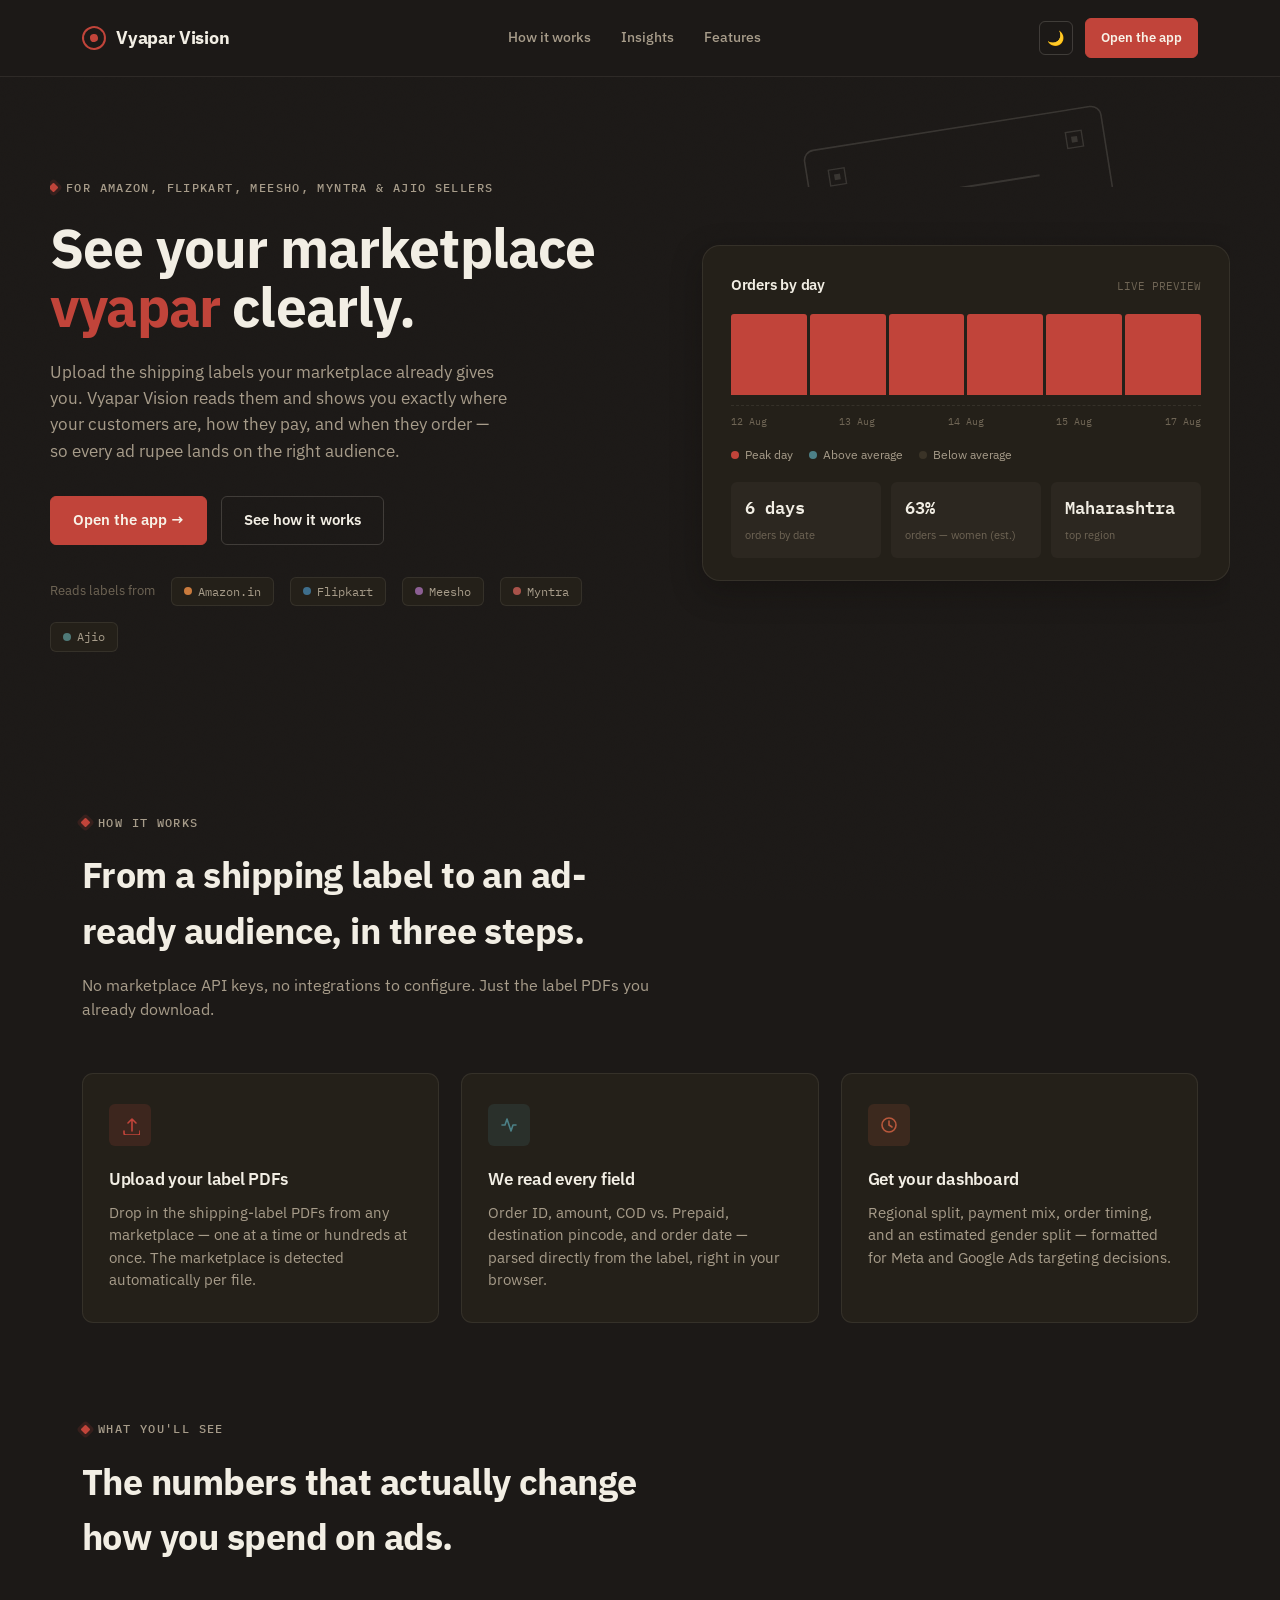
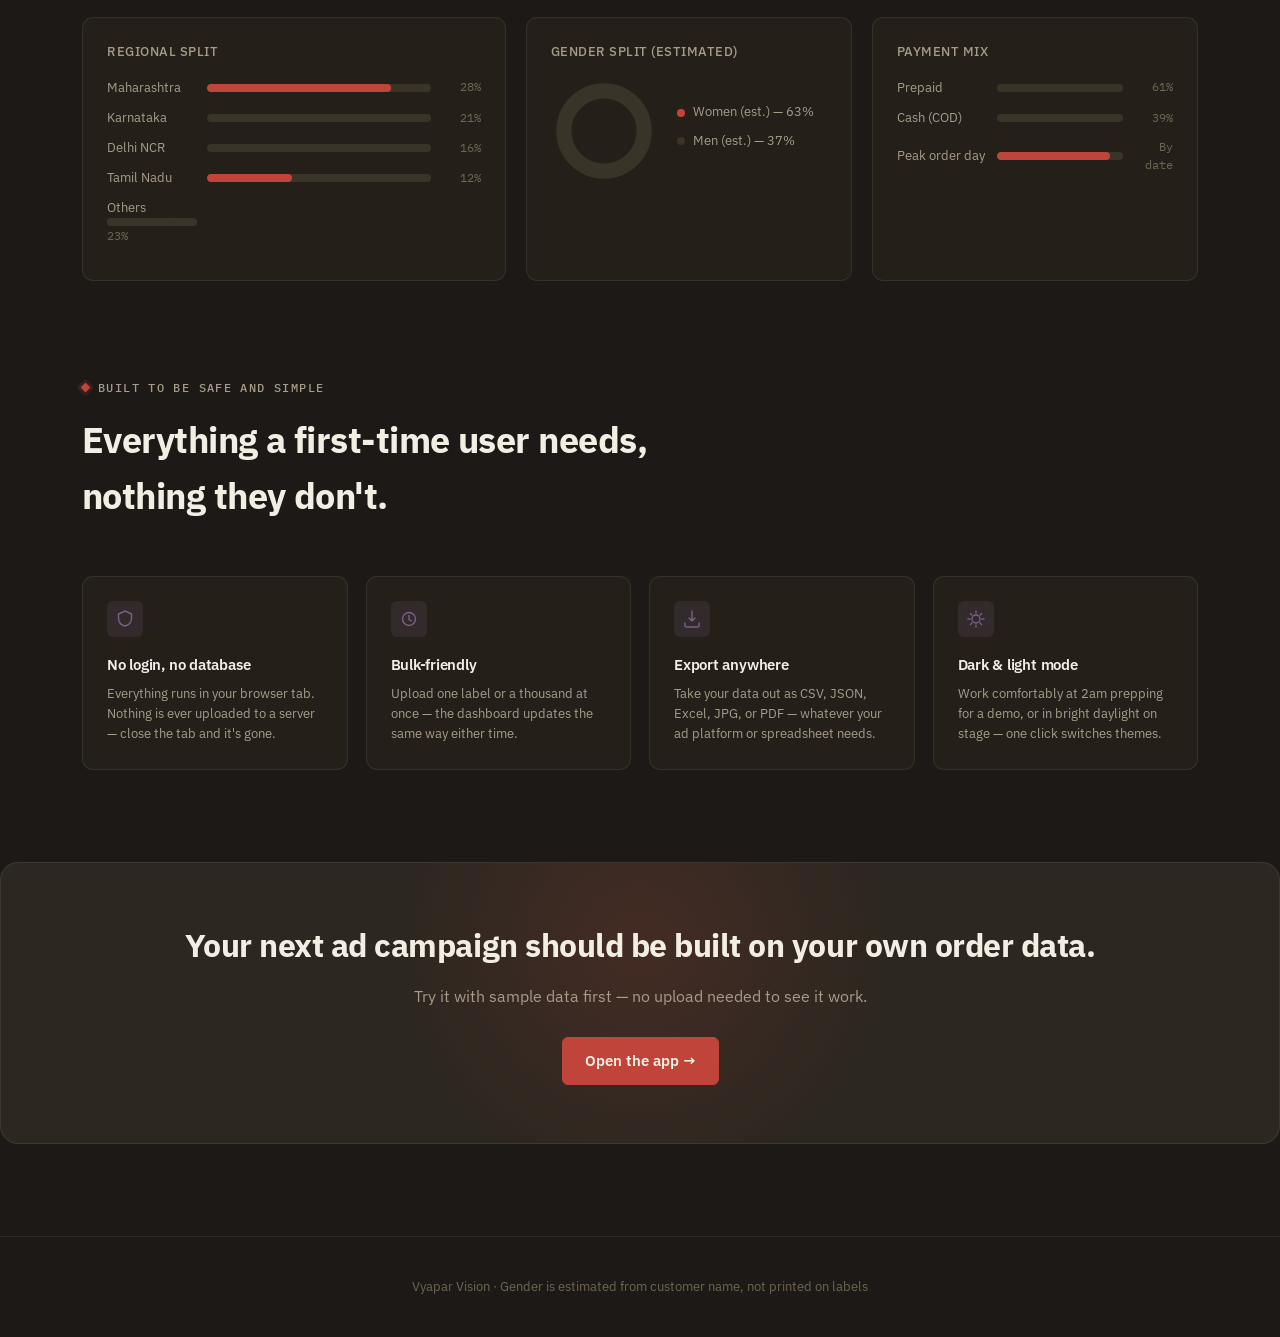
<file: index.html>
<!DOCTYPE html>
<html lang="en">
<head>
<meta charset="UTF-8">
<meta name="viewport" content="width=device-width, initial-scale=1.0">
<title>Vyapar Vision — See your marketplace orders clearly</title>
<link rel="icon" type="image/png" sizes="64x64" href="favicon.png">
<meta name="description" content="Upload Amazon, Flipkart, Meesho, Myntra, or Ajio shipping labels and get instant sales, region, and payment-type analytics — no login, no database, everything stays on your device.">
<link href="https://fonts.googleapis.com/css2?family=IBM+Plex+Sans:wght@400;500;600;700&family=IBM+Plex+Mono:wght@400;500;600&display=swap" rel="stylesheet">
<link rel="stylesheet" href="css/style.css">
</head>
<body>

<nav class="nav">
  <div class="nav-inner">
    <a href="index.html" class="logo"><span class="logo-mark"></span>Vyapar Vision</a>
    <ul class="nav-links">
      <li><a href="#how-it-works">How it works</a></li>
      <li><a href="#insights">Insights</a></li>
      <li><a href="#features">Features</a></li>
    </ul>
    <div class="nav-cta">
      <button class="theme-toggle" id="themeToggle" title="Toggle dark / light mode"><span id="themeIcon">🌙</span></button>
      <a href="app.html" class="btn btn-primary btn-sm">Open the app</a>
    </div>
  </div>
</nav>

<header class="hero container">
  <svg class="hero-illustration" view
  Box="0 0 640 640" fill="none" aria-hidden="true" focusable="false">
    <g transform="rotate(-9 300 210)" opacity="0.9">
      <rect x="150" y="90" width="300" height="190" rx="10" stroke="var(--border-strong)" stroke-width="1.6"/>
      <rect x="172" y="112" width="16" height="16" stroke="var(--border-strong)" stroke-width="1.4"/>
      <rect x="177" y="117" width="6" height="6" fill="var(--border-strong)"/>
      <rect x="412" y="112" width="16" height="16" stroke="var(--border-strong)" stroke-width="1.4"/>
      <rect x="417" y="117" width="6" height="6" fill="var(--border-strong)"/>
      <rect x="172" y="242" width="16" height="16" stroke="var(--border-strong)" stroke-width="1.4"/>
      <rect x="177" y="247" width="6" height="6" fill="var(--border-strong)"/>
      <line x1="204" y1="150" x2="380" y2="150" stroke="var(--border-strong)" stroke-width="2"/>
      <line x1="204" y1="166" x2="340" y2="166" stroke="var(--border)" stroke-width="2"/>
      <line x1="204" y1="182" x2="360" y2="182" stroke="var(--border)" stroke-width="2"/>
      <line x1="204" y1="210" x2="300" y2="210" stroke="var(--border)" stroke-width="1.4"/>
      <line x1="150" y1="255" x2="450" y2="255" stroke="var(--border-strong)" stroke-width="1.4" stroke-dasharray="3 5"/>
    </g>
    <g transform="rotate(6 330 400)" opacity="0.8">
      <rect x="190" y="300" width="280" height="170" rx="10" stroke="var(--border-strong)" stroke-width="1.6"/>
      <rect x="210" y="320" width="14" height="14" stroke="var(--border-strong)" stroke-width="1.4"/>
      <rect x="436" y="320" width="14" height="14" stroke="var(--border-strong)" stroke-width="1.4"/>
      <line x1="238" y1="356" x2="400" y2="356" stroke="var(--border-strong)" stroke-width="2"/>
      <line x1="238" y1="372" x2="360" y2="372" stroke="var(--border)" stroke-width="2"/>
      <line x1="238" y1="398" x2="320" y2="398" stroke="var(--border)" stroke-width="1.4"/>
      <line x1="190" y1="445" x2="470" y2="445" stroke="var(--border-strong)" stroke-width="1.4" stroke-dasharray="3 5"/>
    </g>
    <g transform="rotate(-13 420 230)" opacity="0.85">
      <circle cx="420" cy="230" r="66" stroke="var(--ledger)" stroke-width="2.5"/>
      <circle cx="420" cy="230" r="52" stroke="var(--ledger)" stroke-width="1.2" stroke-dasharray="4 5"/>
      <circle cx="420" cy="230" r="10" fill="var(--ledger)"/>
    </g>
  </svg>
  <div class="hero-grid">
    <div>
      <span class="eyebrow">For Amazon, Flipkart, Meesho, Myntra &amp; Ajio sellers</span>
      <h1>See your marketplace<br><em>vyapar</em> clearly.</h1>
      <p class="lede">Upload the shipping labels your marketplace already gives you. Vyapar Vision reads them and shows you exactly where your customers are, how they pay, and when they order — so every ad rupee lands on the right audience.</p>
      <div class="hero-actions">
        <a href="app.html" class="btn btn-primary">Open the app →</a>
        <a href="#how-it-works" class="btn btn-ghost">See how it works</a>
      </div>
      <div class="hero-marketplaces">
        <span>Reads labels from</span>
        <span class="mk-pill"><i class="dot" style="background:#C97A3D"></i>Amazon.in</span>
        <span class="mk-pill"><i class="dot" style="background:#3E6E8C"></i>Flipkart</span>
        <span class="mk-pill"><i class="dot" style="background:#8C5F94"></i>Meesho</span>
        <span class="mk-pill"><i class="dot" style="background:#A8524A"></i>Myntra</span>
        <span class="mk-pill"><i class="dot" style="background:#4F7A78"></i>Ajio</span>
      </div>
    </div>

    <div class="pulse-card">
      <div class="pulse-card-head">
        <h3>Orders by day</h3>
        <span>LIVE PREVIEW</span>
      </div>
      <div class="pulse-strip" id="pulseStrip"></div>
      <div class="pulse-labels"><span>12 Aug</span><span>13 Aug</span><span>14 Aug</span><span>15 Aug</span><span>17 Aug</span></div>
      <div class="pulse-legend">
        <span><i class="dot marigold"></i>Peak day</span>
        <span><i class="dot teal"></i>Above average</span>
        <span><i class="dot faint"></i>Below average</span>
      </div>
      <div class="mini-stats">
        <div class="mini-stat"><b>6 days</b><span>orders by date</span></div>
        <div class="mini-stat"><b>63%</b><span>orders — women (est.)</span></div>
        <div class="mini-stat"><b>Maharashtra</b><span>top region</span></div>
      </div>
    </div>
  </div>
</header>

<section class="section" id="how-it-works">
  <div class="container">
    <div class="section-head">
      <span class="eyebrow">How it works</span>
      <h2>From a shipping label to an ad-ready audience, in three steps.</h2>
      <p>No marketplace API keys, no integrations to configure. Just the label PDFs you already download.</p>
    </div>
    <div class="steps">
      <div class="step">
        <div class="step-icon">
          <svg width="20" height="20" viewBox="0 0 20 20" fill="none"><path d="M12 16V4M12 4l-4 4M12 4l4 4" stroke="#C1443A" stroke-width="1.6" stroke-linecap="round" stroke-linejoin="round"/><path d="M4 16v2a2 2 0 002 2h12a2 2 0 002-2v-2" stroke="#C1443A" stroke-width="1.6" stroke-linecap="round"/></svg>
        </div>
        <h3>Upload your label PDFs</h3>
        <p>Drop in the shipping-label PDFs from any marketplace — one at a time or hundreds at once. The marketplace is detected automatically per file.</p>
      </div>
      <div class="step">
        <div class="step-icon">
          <svg width="20" height="20" viewBox="0 0 20 20" fill="none"><path d="M3 10h3l2-6 4 12 2-6h3" stroke="#4C8087" stroke-width="1.6" stroke-linecap="round" stroke-linejoin="round"/></svg>
        </div>
        <h3>We read every field</h3>
        <p>Order ID, amount, COD vs. Prepaid, destination pincode, and order date — parsed directly from the label, right in your browser.</p>
      </div>
      <div class="step">
        <div class="step-icon">
          <svg width="20" height="20" viewBox="0 0 20 20" fill="none"><circle cx="10" cy="10" r="7" stroke="#B8583C" stroke-width="1.6"/><path d="M10 6v4l3 2" stroke="#B8583C" stroke-width="1.6" stroke-linecap="round"/></svg>
        </div>
        <h3>Get your dashboard</h3>
        <p>Regional split, payment mix, order timing, and an estimated gender split — formatted for Meta and Google Ads targeting decisions.</p>
      </div>
    </div>
  </div>
</section>

<section class="section" id="insights" style="padding-top:0">
  <div class="container">
    <div class="section-head">
      <span class="eyebrow">What you'll see</span>
      <h2>The numbers that actually change how you spend on ads.</h2>
    </div>
    <div class="insight-grid">
      <div class="insight-card">
        <h4>REGIONAL SPLIT</h4>
        <div class="bar-row"><span class="label">Maharashtra</span><div class="bar-track"><div class="bar-fill" style="width:82%"></div></div><span class="val">28%</span></div>
        <div class="bar-row"><span class="label">Karnataka</span><div class="bar-track"><div class="bar-fill" style="width:65%;background:var(--teal)"></div></div><span class="val">21%</span></div>
        <div class="bar-row"><span class="label">Delhi NCR</span><div class="bar-track"><div class="bar-fill" style="width:50%;background:var(--teal)"></div></div><span class="val">16%</span></div>
        <div class="bar-row"><span class="label">Tamil Nadu</span><div class="bar-track"><div class="bar-fill" style="width:38%"></div></div><span class="val">12%</span></div>
        <div class="bar-row"><span class="label">Others</spa
          n><div class="bar-track"><div class="bar-fill" style="width:70%;background:var(--surface-3)"></div></div><span class="val">23%</span></div>
      </div>
      <div class="insight-card">
        <h4>GENDER SPLIT (ESTIMATED)</h4>
        <div class="donut-wrap">
          <svg width="106" height="106" viewBox="0 0 42 42">
            <circle cx="21" cy="21" r="15.9" fill="transparent" stroke="var(--surface-3)" stroke-width="6"></circle>
            <circle cx="21" cy="21" r="15.9" fill="transparent" stroke="var(--marigold)" stroke-width="6" stroke-dasharray="63 37" stroke-dashoffset="25"></circle>
          </svg>
          <ul class="donut-legend">
            <li><i class="dot marigold"></i>Women (est.) — 63%</li>
            <li><i class="dot faint"></i>Men (est.) — 37%</li>
          </ul>
        </div>
      </div>
      <div class="insight-card">
        <h4>PAYMENT MIX</h4>
        <div class="bar-row"><span class="label">Prepaid</span><div class="bar-track"><div class="bar-fill" style="width:78%;background:var(--teal)"></div></div><span class="val">61%</span></div>
        <div class="bar-row"><span class="label">Cash (COD)</span><div class="bar-track"><div class="bar-fill" style="width:50%;background:var(--coral)"></div></div><span class="val">39%</span></div>
        <div class="bar-row"><span class="label">Peak order day</span><div class="bar-track"><div class="bar-fill" style="width:90%"></div></div><span class="val">By date</span></div>
      </div>
    </div>
  </div>
</section>

<section class="section" id="features" style="padding-top:0">
  <div class="container">
    <div class="section-head">
      <span class="eyebrow">Built to be safe and simple</span>
      <h2>Everything a first-time user needs, nothing they don't.</h2>
    </div>
    <div class="feature-grid">
      <div class="feature-card">
        <div class="f-icon"><svg width="18" height="18" viewBox="0 0 18 18" fill="none"><path d="M9 1l6.5 3v4c0 4-2.7 7-6.5 8-3.8-1-6.5-4-6.5-8V4L9 1z" stroke="#7C6088" stroke-width="1.4"/></svg></div>
        <h3>No login, no database</h3>
        <p>Everything runs in your browser tab. Nothing is ever uploaded to a server — close the tab and it's gone.</p>
      </div>
      <div class="feature-card">
        <div class="f-icon"><svg width="18" height="18" viewBox="0 0 18 18" fill="none"><circle cx="9" cy="9" r="6.5" stroke="#7C6088" stroke-width="1.4"/><path d="M9 5.5v4l2.5 1.5" stroke="#7C6088" stroke-width="1.4" stroke-linecap="round"/></svg></div>
        <h3>Bulk-friendly</h3>
        <p>Upload one label or a thousand at once — the dashboard updates the same way either time.</p>
      </div>
      <div class="feature-card">
        <div class="f-icon"><svg width="18" height="18" viewBox="0 0 18 18" fill="none"><path d="M9 1v10M9 11l-3-3M9 11l3-3" stroke="#7C6088" stroke-width="1.4" stroke-linecap="round" stroke-linejoin="round"/><path d="M2 13v2.5A1.5 1.5 0 003.5 17h11a1.5 1.5 0 001.5-1.5V13" stroke="#7C6088" stroke-width="1.4" stroke-linecap="round"/></svg></div>
        <h3>Export anywhere</h3>
        <p>Take your data out as CSV, JSON, Excel, JPG, or PDF — whatever your ad platform or spreadsheet needs.</p>
      </div>
      <div class="feature-card">
        <div class="f-icon"><svg width="18" height="18" viewBox="0 0 18 18" fill="none"><circle cx="9" cy="9" r="4" stroke="#7C6088" stroke-width="1.4"/><path d="M9 1v2M9 15v2M1 9h2M15 9h2M3.5 3.5l1.4 1.4M13.1 13.1l1.4 1.4M3.5 14.5l1.4-1.4M13.1 4.9l1.4-1.4" stroke="#7C6088" stroke-width="1.4" stroke-linecap="round"/></svg></div>
        <h3>Dark &amp; light mode</h3>
        <p>Work comfortably at 2am prepping for a demo, or in bright daylight on stage — one click switches themes.</p>
      </div>
    </div>
  </div>
</section>

<section class="section" style="padding-top:0">
  <div class="cta-band">
    <h2>Your next ad campaign should be built on your own order data.</h2>
    <p>Try it with sample data first — no upload needed to see it work.</p>
    <div class="cta-actions">
      <a href="app.html" class="btn btn-primary">Open the app →</a>
    </div>
  </div>
</section>

<footer>Vyapar Vision · Gender is estimated from customer name, not printed on labels</footer>

<script src="js/theme.js"></script>
<script src="js/home.js"></script>
</body>
</html>
</file>
<file: css/style.css>
/* =========================================================
   VYAPAR VISION — Design tokens
   Ledger palette: charcoal ink + bone paper + warm greys,
   with a single "ledger red" stamp accent used sparingly —
   the ink of a business seal on a shipping label, not a wash.
   Secondary data colors (slate, rose, plum) stay muted so
   charts read as data, not decoration. Dark + light themes.
   ========================================================= */
:root {
  --ink: #1C1917;
  --surface: #242019;
  --surface-2: #2C2720;
  --surface-3: #3A3327;
  --border: rgba(244, 238, 224, 0.08);
  --border-strong: rgba(244, 238, 224, 0.17);

  --text-primary: #F2EEE4;
  --text-muted: #A79C8A;
  --text-faint: #6F6555;

  /* signature accent — the "stamp" ink, constant across themes */
  --ledger: #C1443A;
  --ledger-2: #E0665A;
  --ledger-dim: rgba(193, 68, 58, 0.16);
  --on-ledger: #F8F2E7;

  /* secondary data colors — muted, used only for charts/status */
  --slate: #4C8087;
  --slate-dim: rgba(76, 128, 135, 0.16);
  --rose: #B8583C;
  --rose-dim: rgba(184, 88, 60, 0.16);
  --plum: #7C6088;
  --plum-dim: rgba(124, 96, 136, 0.16);

  --font-display: 'IBM Plex Sans', -apple-system, sans-serif;
  --font-body: 'IBM Plex Sans', -apple-system, sans-serif;
  --font-mono: 'IBM Plex Mono', 'Courier New', monospace;

  --radius-sm: 6px;
  --radius-md: 11px;
  --radius-lg: 18px;
  --shadow-soft: 0 10px 30px rgba(15, 12, 8, 0.35);
  --shadow-glow: 0 0 0 1px rgba(193, 68, 58, 0.16), 0 10px 30px rgba(193, 68, 58, 0.10);
}

[data-theme="light"] {
  --ink: #F2EEE4;
  --surface: #FBF9F4;
  --surface-2: #F5F0E5;
  --surface-3: #E8E0CE;
  --border: rgba(28, 22, 15, 0.09);
  --border-strong: rgba(28, 22, 15, 0.19);

  --text-primary: #201B14;
  --text-muted: #675D4B;
  --text-faint: #948A76;

  --ledger-dim: rgba(150, 50, 40, 0.11);
  --slate-dim: rgba(20, 90, 96, 0.11);
  --rose-dim: rgba(150, 68, 42, 0.11);
  --plum-dim: rgba(90, 65, 105, 0.11);
  --shadow-soft: 0 10px 30px rgba(30, 24, 14, 0.08);
  --shadow-glow: 0 0 0 1px rgba(150,50,40,0.12), 0 10px 26px rgba(150,50,40,0.07);
}

* { box-sizing: border-box; margin: 0; padding: 0; }
html { scroll-behavior: smooth; }
body {
  background: var(--ink);
  color: var(--text-primary);
  font-family: var(--font-body);
  line-height: 1.55;
  -webkit-font-smoothing: antialiased;
  transition: background 0.25s ease, color 0.25s ease;
  position: relative;
}

/* subtle grain so flat panels don't look like a template default */
body::before {
  content: '';
  position: fixed; inset: 0; z-index: 0; pointer-events: none;
  opacity: 0.5; mix-blend-mode: overlay;
  background-image: url("data:image/svg+xml,%3Csvg xmlns='http://www.w3.org/2000/svg' width='90' height='90'%3E%3Cfilter id='n'%3E%3CfeTurbulence type='fractalNoise' baseFrequency='0.9' numOctaves='2' stitchTiles='stitch'/%3E%3C/filter%3E%3Crect width='100%25' height='100%25' filter='url(%23n)' opacity='0.05'/%3E%3C/svg%3E");
}

a { color: inherit; text-decoration: none; }
ul { list-style: none; }
img, svg { display: block; max-width: 100%; }
button, select { font-family: inherit; cursor: pointer; }
:focus-visible { outline: 2px solid var(--ledger); outline-offset: 3px; border-radius: 4px; }

h1, h2, h3 { font-family: var(--font-display); font-weight: 700; letter-spacing: -0.015em; }

.container { max-width: 1180px; margin: 0 auto; padding: 0 32px; position: relative; z-index: 1; }

.eyebrow {
  font-family: var(--font-mono); font-size: 11.5px; letter-spacing: 0.12em; text-transform: uppercase;
  color: var(--text-muted); display: inline-flex; align-items: center; gap: 9px; font-weight: 500;
}
.eyebrow::before { content: ''; width: 7px; height: 7px; border-radius: 1px; transform: rotate(45deg); background: var(--ledger); box-shadow: 0 0 0 3px var(--ledger-dim); }

.btn {
  display: inline-flex; align-items: center; gap: 8px; padding: 12px 22px; border-radius: var(--radius-sm);
  font-size: 14.5px; font-weight: 600; border: 1px solid transparent; font-family: var(--font-body);
  transition: transform 0.15s ease, box-shadow 0.15s ease, background 0.15s ease, border-color 0.15s ease; white-space: nowrap;
}
.btn:active { transform: scale(0.98); }
.btn-primary { background: var(--ledger); color: var(--on-ledger); border-color: var(--ledger); }
.btn-primary:hover { background: var(--ledger-2); border-color: var(--ledger-2); box-shadow: 0 8px 22px rgba(193, 68, 58, 0.28); transform: translateY(-1px); }
.btn-ghost { background: transparent; border-color: var(--border-strong); color: var(--text-primary); }
.btn-ghost:hover { border-color: var(--ledger); color: var(--ledger); }
.btn-sm { padding: 9px 15px; font-size: 13px; }
.btn:disabled { opacity: 0.45; cursor: not-allowed; transform: none !important; box-shadow: none !important; }

/* ---------- Logo mark — a rotated stamp ring, like ink on a ledger ---------- */
.logo { font-family: var(--font-display); font-weight: 700; font-size: 18px; display: flex; align-items: center; gap: 10px; letter-spacing: -0.01em; }
.logo-mark {
  width: 24px; height: 24px; border-radius: 50%;
  border: 2px solid var(--ledger);
  position: relative; flex-shrink: 0;
  transform: rotate(-10deg);
}
.logo-mark::after {
  content: ''; position: absolute; inset: 6px; border-radius: 50%;
  background: var(--ledger);
}

/* ---------- Nav — a flat rule, not a floating capsule ---------- */
.nav {
  position: sticky; top: 0; z-index: 50;
  background: var(--ink);
  border-bottom: 1px solid var(--border);
}
.nav-inner { display: flex; align-items: center; justify-content: space-between; padding: 18px 32px; max-width: 1180px; margin: 0 auto; }
.nav-links { display: flex; gap: 30px; font-size: 14px; color: var(--text-muted); font-weight: 500; }
.nav-links a { padding: 4px 0; border-bottom: 1.5px solid transparent; transition: color 0.15s ease, border-color 0.15s ease; }
.nav-links a:hover { color: var(--text-primary); border-color: var(--ledger); }
.nav-cta { display: flex; gap: 12px; align-items: center; }
.theme-toggle {
  width: 34px; height: 34px; border-radius: var(--radius-sm); border: 1px solid var(--border-strong); background: transparent;
  display: flex; align-items: center; justify-content: center; color: var(--text-muted); font-size: 14px; transition: all 0.2s ease;
}
.theme-toggle:hover { color: var(--ledger); border-color: var(--ledger); }

/* ================= HOME PAGE ================= */
.hero { padding: 96px 0 64px; position: relative; overflow: hidden; }
.hero-illustration { position: absolute; top: -40px; right: -60px; width: 620px; height: auto; z-index: 0; pointer-events: none; opacity: 0.9; }
.hero-grid { display: grid; grid-template-columns: 1.05fr 0.95fr; gap: 68px; align-items: center; position: relative; z-index: 1; }
.hero h1 { font-size: clamp(35px, 4.4vw, 55px); line-height: 1.08; margin: 20px 0 22px; font-weight: 700; }
.hero h1 em { font-style: normal; color: var(--ledger); position: relative; }
.hero p.lede { font-size: 17px; color: var(--text-muted); max-width: 460px; margin-bottom: 32px; }
.hero-actions { display: flex; gap: 14px; margin-bottom: 32px; flex-wrap: wrap; }
.hero-marketplaces { display: flex; align-items: center; gap: 16px; font-size: 13px; color: var(--text-faint); flex-wrap: wrap; }
.mk-pill { padding: 5px 12px; border: 1px solid var(--border); border-radius: var(--radius-sm); font-family: var(--font-mono); font-size: 11.5px; color: var(--text-muted); display: inline-flex; align-items: center; gap: 6px; background: var(--surface); }

.pulse-card { background: var(--surface); border: 1px solid var(--border); border-radius: var(--radius-lg); padding: 28px 28px 22px; box-shadow: var(--shadow-soft); position: relative; z-index: 1; }
.pulse-card-head { display: flex; justify-content: space-between; align-items: baseline; margin-bottom: 18px; }
.pulse-card-head h3 { font-size: 14.5px; font-family: var(--font-body); font-weight: 600; }
.pulse-card-head span { font-family: var(--font-mono); font-size: 10.5px; color: var(--text-faint); }
.pulse-strip { position: relative; height: 92px; display: flex; align-items: flex-end; gap: 3px; border-bottom: 1px dashed var(--border); padding-bottom: 10px; }
.pulse-bar { flex: 1; border-radius: 3px 3px 0 0; background: var(--surface-3); animation: rise 0.6s ease backwards; }
.pulse-bar.hot { background: var(--ledger); }
.pulse-bar.warm { background: var(--slate); }
@keyframes rise { from { transform: scaleY(0); } to { transform: scaleY(1); } }
.pulse-labels { display: flex; justify-content: space-between; margin-top: 8px; font-family: var(--font-mono); font-size: 10px; color: var(--text-faint); }
.pulse-legend { display: flex; gap: 16px; margin-top: 16px; font-size: 12px; color: var(--text-muted); flex-wrap: wrap; }
.pulse-legend span { display: flex; align-items: center; gap: 6px; }
.dot { width: 8px; height: 8px; border-radius: 50%; }
.dot.marigold { background: var(--ledger); }
.dot.teal { background: var(--slate); }
.dot.faint { background: var(--surface-3); }
.mini-stats { display: grid; grid-template-columns: repeat(3, 1fr); gap: 10px; margin-top: 18px; }
.mini-stat { background: var(--surface-2); border-radius: var(--radius-sm); padding: 12px 14px; }
.mini-stat b { display: block; font-family: var(--font-mono); font-size: 17px; font-weight: 600; }
.mini-stat span { font-size: 10.5px; color: var(--text-faint); }

.section { padding: 92px 0; position: relative; z-index: 1; }
.section-head { max-width: 580px; margin-bottom: 52px; }
.section-head h2 { font-size: clamp(26px, 3vw, 36px); margin-top: 14px; font-weight: 700; }
.section-head p { color: var(--text-muted); margin-top: 14px; font-size: 15.5px; }

.steps { display: grid; grid-template-columns: repeat(3, 1fr); gap: 22px; }
.step { background: var(--surface); border: 1px solid var(--border); border-radius: var(--radius-md); padding: 30px 26px; transition: border-color 0.2s ease, transform 0.2s ease, box-shadow 0.2s ease; }
.step:hover { border-color: var(--border-strong); transform: translateY(-3px); box-shadow: var(--shadow-soft); }
.step-icon { width: 42px; height: 42px; border-radius: var(--radius-sm); display: flex; align-items: center; justify-content: center; margin-bottom: 20px; }
.step:nth-child(1) .step-icon { background: var(--ledger-dim); }
.step:nth-child(2) .step-icon { background: var(--slate-dim); }
.step:nth-child(3) .step-icon { background: var(--rose-dim); }
.step h3 { font-size: 17px; margin-bottom: 10px; font-family: var(--font-body); font-weight: 600; }
.step p { color: var(--text-muted); font-size: 14.5px; }

.feature-grid { display: grid; grid-template-columns: repeat(4, 1fr); gap: 18px; }
.feature-card { background: var(--surface); border: 1px solid var(--border); border-radius: var(--radius-md); padding: 24px; }
.feature-card .f-icon { width: 36px; height: 36px; border-radius: var(--radius-sm); background: var(--plum-dim); display: flex; align-items: center; justify-content: center; margin-bottom: 16px; }
.feature-card h3 { font-size: 15px; margin-bottom: 8px; font-family: var(--font-body); font-weight: 600; }
.feature-card p { font-size: 13px; color: var(--text-muted); }

.insight-grid { display: grid; grid-template-columns: 1.3fr 1fr 1fr; gap: 20px; }
.insight-card { background: var(--surface); border: 1px solid var(--border); border-radius: var(--radius-md); padding: 24px; }
.insight-card h4 { font-size: 12.5px; color: var(--text-muted); font-weight: 500; margin-bottom: 16px; letter-spacing: 0.04em; }
.bar-row { display: flex; align-items: center; gap: 10px; margin-bottom: 10px; font-size: 13px; }
.bar-row .label { width: 90px; color: var(--text-muted); flex-shrink: 0; }
.bar-track { flex: 1; height: 8px; background: var(--surface-3); border-radius: 4px; overflow: hidden; }
.bar-fill { height: 100%; border-radius: 4px; background: var(--ledger); }
.bar-row .val { font-family: var(--font-mono); font-size: 12px; color: var(--text-faint); width: 40px; text-align: right; }
.donut-wrap { display: flex; align-items: center; gap: 20px; }
.donut-legend { font-size: 13px; color: var(--text-muted); }
.donut-legend li { display: flex; align-items: center; gap: 8px; margin-bottom: 8px; }

.cta-band {
  background: var(--surface-2);
  border: 1px solid var(--border); border-radius: var(--radius-lg); padding: 58px; text-align: center;
  position: relative; overflow: hidden;
}
.cta-band::before {
  content: ''; position: absolute; top: -60%; left: 50%; transform: translateX(-50%);
  width: 500px; height: 500px; border-radius: 50%;
  background: radial-gradient(circle, var(--ledger-dim), transparent 70%); pointer-events: none;
}
.cta-band h2 { font-size: clamp(24px, 3vw, 32px); margin-bottom: 14px; position: relative; font-weight: 700; }
.cta-band p { color: var(--text-muted); margin-bottom: 28px; position: relative; }
.cta-actions { display: flex; gap: 14px; justify-content: center; position: relative; flex-wrap: wrap; }

footer { text-align: center; padding: 40px 32px; color: var(--text-faint); font-size: 12.5px; border-top: 1px solid var(--border); position: relative; z-index: 1; }

@media (max-width: 900px) {
  .hero-grid { grid-template-columns: 1fr; }
  .steps, .insight-grid { grid-template-columns: 1fr; }
  .feature-grid { grid-template-columns: repeat(2, 1fr); }
  .nav-links { display: none; }
  .hero-illustration { opacity: 0.5; width: 420px; }
}
@media (prefers-reduced-motion: reduce) { * { animation-duration: 0.001ms !important; transition-duration: 0.001ms !important; } }

/* ================= APP SCREEN ================= */
.app-main { max-width: 1240px; margin: 0 auto; padding: 30px 28px 80px; position: relative; z-index: 1; }

.notice { background: var(--surface-2); border: 1px solid var(--border); border-radius: var(--radius-sm); padding: 13px 17px; font-size: 12.5px; color: var(--text-muted); margin-bottom: 20px; }
.notice b { color: var(--text-primary); }

.upload-panel { background: var(--surface); border: 1px solid var(--border); border-radius: var(--radius-lg); padding: 28px; margin-bottom: 26px; box-shadow: var(--shadow-soft); }
.upload-panel-head { display: flex; justify-content: space-between; align-items: center; margin-bottom: 18px; flex-wrap: wrap; gap: 12px; }
.upload-panel-head h2 { font-size: 18px; font-family: var(--font-body); font-weight: 600; }
.upload-panel-head p { color: var(--text-muted); font-size: 13px; margin-top: 4px; }

.drop-zone { border: 1.5px dashed var(--border-strong); border-radius: var(--radius-md); padding: 36px 20px; text-align: center; cursor: pointer; transition: border-color 0.2s ease, background 0.2s ease; }
.drop-zone:hover, .drop-zone.drag { border-color: var(--ledger); background: var(--ledger-dim); }
.drop-zone h4 { font-size: 15px; margin: 12px 0 6px; font-family: var(--font-body); font-weight: 600; }
.drop-zone p { font-size: 12.5px; color: var(--text-faint); }

.mk-row { display: flex; gap: 8px; justify-content: center; margin-top: 16px; flex-wrap: wrap; }
.queue-list { margin-top: 18px; display: flex; flex-direction: column; gap: 8px; }
.queue-item { display: flex; align-items: center; gap: 12px; padding: 11px 15px; background: var(--surface-2); border-radius: var(--radius-sm); font-size: 13px; }
.queue-item .fname { flex: 1; color: var(--text-primary); overflow: hidden; text-overflow: ellipsis; white-space: nowrap; }
.queue-item .status { font-family: var(--font-mono); font-size: 11px; color: var(--text-faint); white-space: nowrap; }
.queue-item .status.ok { color: var(--slate); }
.queue-item .status.err { color: var(--rose); }
.queue-item .mk-tag { font-size: 10px; font-family: var(--font-mono); padding: 2px 8px; border-radius: 5px; background: var(--ledger-dim); color: var(--ledger); }
.queue-item .spinner { width: 12px; height: 12px; border-radius: 50%; border: 2px solid var(--border-strong); border-top-color: var(--ledger); animation: spin 0.7s linear infinite; }
@keyframes spin { to { transform: rotate(360deg); } }

.empty-note { font-size: 13px; color: var(--text-faint); text-align: center; padding: 34px 10px; }

.export-bar { display: flex; gap: 10px; flex-wrap: wrap; margin-bottom: 22px; }

.stat-row { display: grid; grid-template-columns: repeat(4, 1fr); gap: 16px; margin-bottom: 22px; }
.stat-card { background: var(--surface); border: 1px solid var(--border); border-radius: var(--radius-md); padding: 19px 21px; transition: box-shadow 0.2s ease; }
.stat-card:hover { box-shadow: var(--shadow-glow); }
.stat-card span.label { font-size: 12px; color: var(--text-muted); }
.stat-card .value { font-family: var(--font-mono); font-size: 22px; margin: 9px 0 5px; font-weight: 600; }
.stat-card .sub { font-size: 11.5px; color: var(--text-faint); }

.chart-grid { display: grid; grid-template-columns: 1.3fr 1fr; gap: 16px; margin-bottom: 16px; }
.chart-grid.thirds { grid-template-columns: 1fr 1fr 1fr; }
.chart-card { background: var(--surface); border: 1px solid var(--border); border-radius: var(--radius-md); padding: 21px 23px; }
.chart-card-head { display: flex; justify-content: space-between; align-items: center; margin-bottom: 15px; }
.chart-card-head h3 { font-size: 14.5px; font-weight: 600; font-family: var(--font-body); }
.chart-card-head span { font-size: 11px; color: var(--text-faint); font-family: var(--font-mono); }
.gender-summary { display: flex; justify-content: center; gap: 12px; flex-wrap: wrap; margin-top: 12px; color: var(--text-muted); font-size: 11px; font-family: var(--font-mono); }
.gender-summary-item { display: inline-flex; align-items: center; gap: 5px; white-space: nowrap; }
.gender-summary-swatch { width: 8px; height: 8px; border-radius: 50%; background: var(--gender-color); border: 1px solid var(--border-strong); }
.chart-control { display: flex; align-items: center; gap: 7px; color: var(--text-faint); font-size: 11px; font-family: var(--font-mono); }
.chart-control select { padding: 5px 8px; border: 1px solid var(--border); border-radius: 5px; background: var(--surface-2); color: var(--text); font-size: 11px; }
.chart-card canvas { max-height: 240px; }

.table-card { background: var(--surface); border: 1px solid var(--border); border-radius: var(--radius-md); padding: 21px 23px; overflow-x: auto; }
table { width: 100%; border-collapse: collapse; font-size: 13px; }
th { text-align: left; padding: 10px 12px; color: var(--text-faint); font-weight: 500; font-family: var(--font-mono); font-size: 10.5px; text-transform: uppercase; letter-spacing: 0.03em; border-bottom: 1px solid var(--border); white-space: nowrap; }
td { padding: 10px 12px; border-bottom: 1px solid var(--border); color: var(--text-muted); white-space: nowrap; }
tr:last-child td { border-bottom: none; }
tr:hover td { background: var(--surface-2); }
td.mk { color: var(--text-primary); font-weight: 500; }
.order-id-toggle { max-width: 150px; overflow: hidden; text-overflow: ellipsis; border: 0; padding: 0; background: transparent; color: var(--text-primary); font: inherit; cursor: pointer; }
.order-id-toggle:hover, .order-id-toggle:focus-visible { color: var(--ledger); text-decoration: underline; outline: none; }
.order-id-toggle.expanded { max-width: none; }
.badge { font-size: 10.5px; padding: 3px 9px; border-radius: 6px; font-family: var(--font-mono); }
.badge.cod { background: var(--rose-dim); color: var(--rose); }
.badge.prepaid { background: var(--slate-dim); color: var(--slate); }

@media (max-width: 980px) {
  .stat-row { grid-template-columns: repeat(2, 1fr); }
  .chart-grid, .chart-grid.thirds { grid-template-columns: 1fr; }
}
</file>
